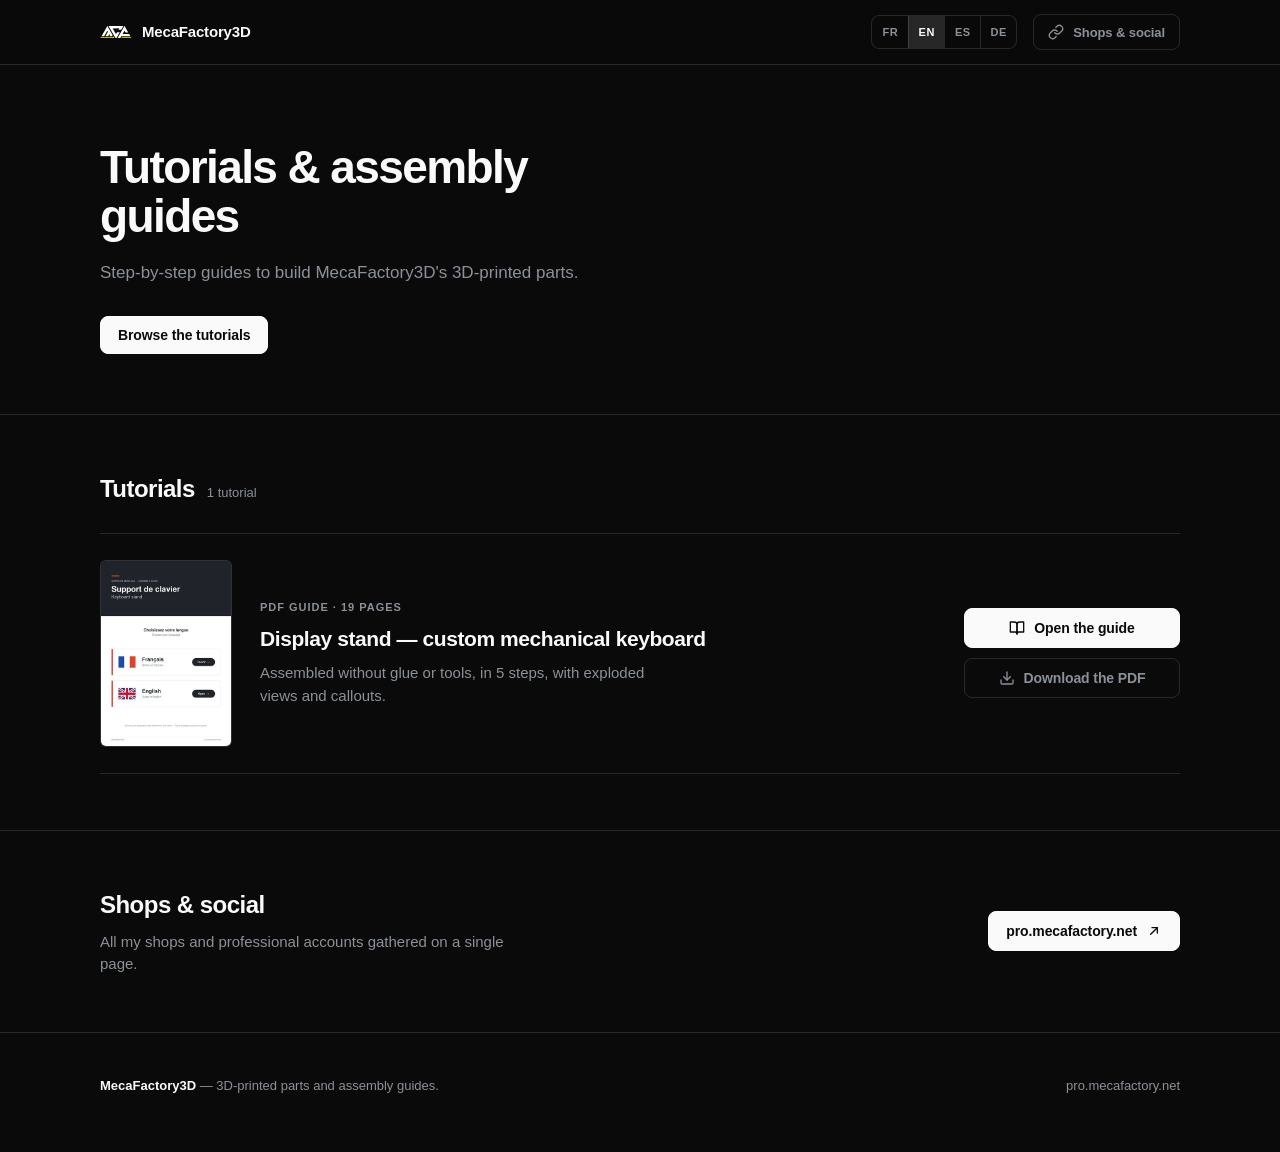
<file: index.html>
<!DOCTYPE html>
<html lang="fr">
<head>
<meta charset="utf-8">
<meta name="viewport" content="width=device-width, initial-scale=1">
<title>MecaFactory3D — Tutoriels &amp; notices de montage</title>
<meta name="description" content="Tutoriels et notices de montage des pièces imprimées en 3D MecaFactory3D.">
<meta name="theme-color" content="#0a0a0a">
<link rel="icon" href="assets/favicon.svg" type="image/svg+xml">
<link rel="stylesheet" href="assets/style.css">
</head>
<body data-page="home">

<header class="site-header">
  <div class="wrap">
    <a class="brand" href="./">
      <svg viewBox="0 0 1000 403.1" role="img" aria-label="MecaFactory3D">
        <path class="mark-bars" d="M657.5,401.2 999,402.2 969.7,350.3 685.9,350.3ZM460.9,399.2 413.9,319 395.3,349.3 29.4,349.3 27.4,350.3 23.5,359.1 2,394.3 0,401.2 460.9,402.2Z"/>
        <path class="mark-glyph" d="M767.1,1 764.2,3.9 535.2,401.2 619.4,402.2 668.3,318 950.1,318 911.9,252.4 706.5,252.4 766.1,147.7 768.1,148.7 797.5,200.6 882.6,200.6ZM266.1,0 498,401.2 500,400.2 618.4,196.7 619.4,191.8 533.3,191.8 503.9,244.6 498,251.5 394.3,74.4 600.8,73.4 600.8,77.3 577.3,115.5 577.3,117.4 662.4,117.4 730.9,1ZM229.9,0 46,319 130.1,319 229.9,147.7 248.5,178.1 248.5,181 168.3,319 253.4,319 290.6,254.4 293.5,256.4 310.2,285.7 291.6,319 375.7,319 394.3,286.7 393.3,282.8Z"/>
      </svg>
      <span>MecaFactory3D</span>
    </a>

    <nav class="langs" aria-label="Langue">
      <button type="button" data-lang="fr" aria-pressed="true">FR</button>
      <button type="button" data-lang="en" aria-pressed="false">EN</button>
      <button type="button" data-lang="es" aria-pressed="false">ES</button>
      <button type="button" data-lang="de" aria-pressed="false">DE</button>
    </nav>

    <a class="btn quiet sm pro-link" href="https://pro.mecafactory.net" target="_blank" rel="noopener">
      <svg viewBox="0 0 24 24" fill="none" stroke="currentColor" stroke-width="2" stroke-linecap="round" stroke-linejoin="round" aria-hidden="true">
        <path d="M10 13a5 5 0 0 0 7.54.54l3-3a5 5 0 0 0-7.07-7.07l-1.72 1.71"/>
        <path d="M14 11a5 5 0 0 0-7.54-.54l-3 3a5 5 0 0 0 7.07 7.07l1.71-1.71"/>
      </svg>
      <span data-i18n="navPro">Boutiques &amp; réseaux</span>
    </a>
  </div>
</header>

<main>
  <section class="hero">
    <div class="wrap">
      <h1 data-i18n="heroTitle">Tutoriels &amp; notices de montage</h1>
      <p class="lead" data-i18n="heroSub">Notices pas à pas pour monter les pièces imprimées en 3D MecaFactory3D.</p>
      <div class="hero-actions">
        <a class="btn solid" href="#tutoriels" data-i18n="heroCta">Voir les tutoriels</a>
      </div>
    </div>
  </section>

  <section class="section" id="tutoriels">
    <div class="wrap">
      <div class="section-head">
        <h2 data-i18n="tutosTitle">Tutoriels</h2>
        <span data-i18n="tutosCount">1 tutoriel</span>
      </div>

      <article class="doc">
        <img class="doc-cover" src="assets/notice-cover.webp" width="132" height="187" alt="Couverture de la notice Support de clavier">
        <div>
          <p class="eyebrow" data-i18n="docLabel">Notice PDF · 19 pages</p>
          <h3 data-i18n="tuto1Title">Stand support d'exposition — clavier mécanique custom</h3>
          <p class="doc-text" data-i18n="tuto1Desc">Assemblage sans colle ni outil, en 5 étapes, avec vues éclatées et repères.</p>
        </div>
        <div class="doc-actions">
          <a class="btn solid" href="noticeclavier/">
            <svg viewBox="0 0 24 24" fill="none" stroke="currentColor" stroke-width="2" stroke-linecap="round" stroke-linejoin="round" aria-hidden="true">
              <path d="M2 3h6a4 4 0 0 1 4 4v14a3 3 0 0 0-3-3H2z"/>
              <path d="M22 3h-6a4 4 0 0 0-4 4v14a3 3 0 0 1 3-3h7z"/>
            </svg>
            <span data-i18n="tuto1Open">Consulter la notice</span>
          </a>
          <a class="btn quiet" href="noticeclavier/Notice_montage_support.pdf" target="_blank" rel="noopener">
            <svg viewBox="0 0 24 24" fill="none" stroke="currentColor" stroke-width="2" stroke-linecap="round" stroke-linejoin="round" aria-hidden="true">
              <path d="M21 15v4a2 2 0 0 1-2 2H5a2 2 0 0 1-2-2v-4"/>
              <path d="m7 10 5 5 5-5"/>
              <path d="M12 15V3"/>
            </svg>
            <span data-i18n="tuto1Download">Télécharger le PDF</span>
          </a>
        </div>
      </article>
    </div>
  </section>

  <section class="cta">
    <div class="wrap cta-inner">
      <div>
        <h2 data-i18n="ctaTitle">Boutiques &amp; réseaux</h2>
        <p data-i18n="ctaText">Toutes mes boutiques et mes réseaux pro réunis sur une seule page.</p>
      </div>
      <a class="btn solid" href="https://pro.mecafactory.net" target="_blank" rel="noopener">
        <span data-i18n="ctaBtn">pro.mecafactory.net</span>
        <svg viewBox="0 0 24 24" fill="none" stroke="currentColor" stroke-width="2" stroke-linecap="round" stroke-linejoin="round" aria-hidden="true">
          <path d="M7 17 17 7"/>
          <path d="M9 7h8v8"/>
        </svg>
      </a>
    </div>
  </section>
</main>

<footer class="site-footer">
  <div class="wrap">
    <p><span class="brand-name">MecaFactory3D</span> — <span data-i18n="footerLine">pièces imprimées en 3D et notices de montage.</span></p>
    <p><a href="https://pro.mecafactory.net" target="_blank" rel="noopener">pro.mecafactory.net</a></p>
  </div>
</footer>

<script src="assets/i18n.js"></script>
</body>
</html>
</file>
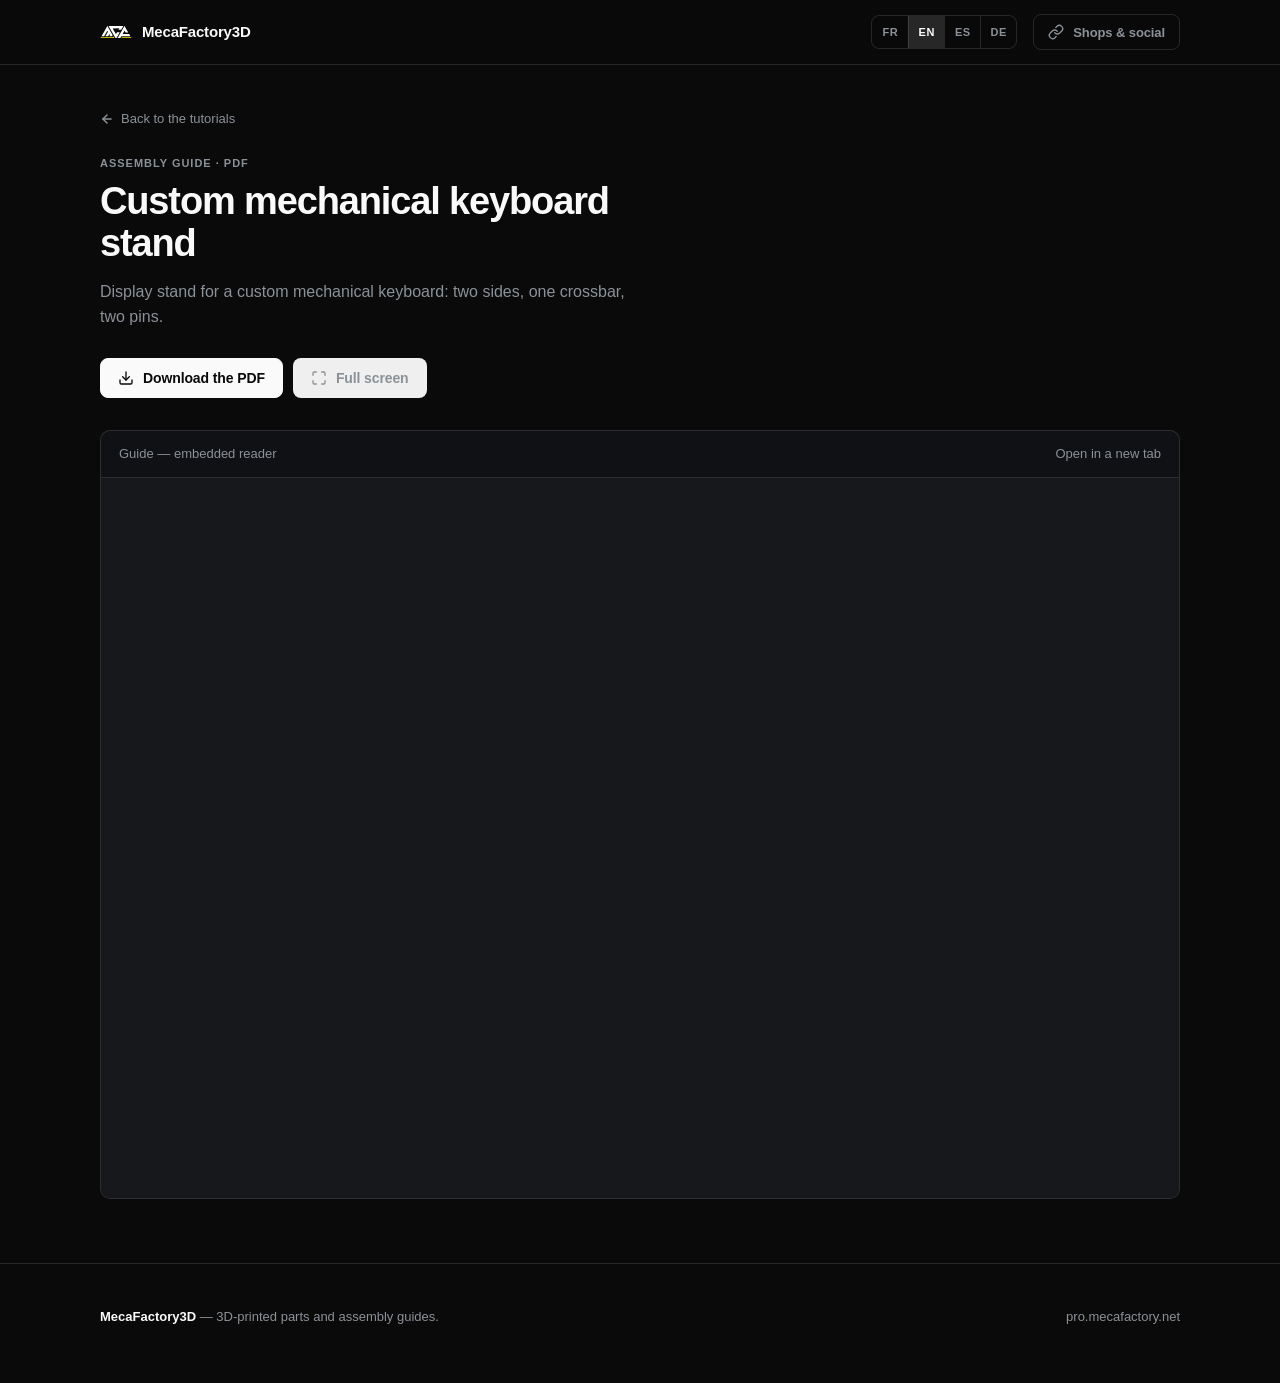
<file: noticeclavier/index.html>
<!DOCTYPE html>
<html lang="fr">
<head>
<meta charset="utf-8">
<meta name="viewport" content="width=device-width, initial-scale=1">
<title>Notice — Support clavier mécanique custom | MecaFactory3D</title>
<meta name="description" content="Notice de montage du stand support d'exposition pour clavier mécanique custom imprimé en 3D.">
<meta name="theme-color" content="#0a0a0a">
<link rel="icon" href="../assets/favicon.svg" type="image/svg+xml">
<link rel="stylesheet" href="../assets/style.css">
</head>
<body data-page="notice">

<header class="site-header">
  <div class="wrap">
    <a class="brand" href="../index.html">
      <svg viewBox="0 0 1000 403.1" role="img" aria-label="MecaFactory3D">
        <path class="mark-bars" d="M657.5,401.2 999,402.2 969.7,350.3 685.9,350.3ZM460.9,399.2 413.9,319 395.3,349.3 29.4,349.3 27.4,350.3 23.5,359.1 2,394.3 0,401.2 460.9,402.2Z"/>
        <path class="mark-glyph" d="M767.1,1 764.2,3.9 535.2,401.2 619.4,402.2 668.3,318 950.1,318 911.9,252.4 706.5,252.4 766.1,147.7 768.1,148.7 797.5,200.6 882.6,200.6ZM266.1,0 498,401.2 500,400.2 618.4,196.7 619.4,191.8 533.3,191.8 503.9,244.6 498,251.5 394.3,74.4 600.8,73.4 600.8,77.3 577.3,115.5 577.3,117.4 662.4,117.4 730.9,1ZM229.9,0 46,319 130.1,319 229.9,147.7 248.5,178.1 248.5,181 168.3,319 253.4,319 290.6,254.4 293.5,256.4 310.2,285.7 291.6,319 375.7,319 394.3,286.7 393.3,282.8Z"/>
      </svg>
      <span>MecaFactory3D</span>
    </a>

    <nav class="langs" aria-label="Langue">
      <button type="button" data-lang="fr" aria-pressed="true">FR</button>
      <button type="button" data-lang="en" aria-pressed="false">EN</button>
      <button type="button" data-lang="es" aria-pressed="false">ES</button>
      <button type="button" data-lang="de" aria-pressed="false">DE</button>
    </nav>

    <a class="btn quiet sm pro-link" href="https://pro.mecafactory.net" target="_blank" rel="noopener">
      <svg viewBox="0 0 24 24" fill="none" stroke="currentColor" stroke-width="2" stroke-linecap="round" stroke-linejoin="round" aria-hidden="true">
        <path d="M10 13a5 5 0 0 0 7.54.54l3-3a5 5 0 0 0-7.07-7.07l-1.72 1.71"/>
        <path d="M14 11a5 5 0 0 0-7.54-.54l-3 3a5 5 0 0 0 7.07 7.07l1.71-1.71"/>
      </svg>
      <span data-i18n="navPro">Boutiques &amp; réseaux</span>
    </a>
  </div>
</header>

<main>
  <section class="notice-head">
    <div class="wrap">
      <a class="back" href="../index.html">
        <svg viewBox="0 0 24 24" fill="none" stroke="currentColor" stroke-width="2.5" stroke-linecap="round" stroke-linejoin="round" aria-hidden="true">
          <path d="M19 12H5"/>
          <path d="m12 19-7-7 7-7"/>
        </svg>
        <span data-i18n="back">Retour aux tutoriels</span>
      </a>

      <p class="eyebrow" data-i18n="noticeLabel">Notice de montage · PDF</p>
      <h1 data-i18n="noticeTitle">Support clavier mécanique custom</h1>
      <p class="lead" data-i18n="noticeSub">Stand support d'exposition pour clavier mécanique custom : deux flancs, une barre transversale, deux goupilles.</p>

      <div class="notice-actions">
        <a class="btn solid" href="Notice_montage_support.pdf" target="_blank" rel="noopener" download>
          <svg viewBox="0 0 24 24" fill="none" stroke="currentColor" stroke-width="2" stroke-linecap="round" stroke-linejoin="round" aria-hidden="true">
            <path d="M21 15v4a2 2 0 0 1-2 2H5a2 2 0 0 1-2-2v-4"/>
            <path d="m7 10 5 5 5-5"/>
            <path d="M12 15V3"/>
          </svg>
          <span data-i18n="download">Télécharger le PDF</span>
        </a>
        <button class="btn quiet" id="fs" type="button">
          <svg viewBox="0 0 24 24" fill="none" stroke="currentColor" stroke-width="2" stroke-linecap="round" stroke-linejoin="round" aria-hidden="true">
            <path d="M8 3H5a2 2 0 0 0-2 2v3"/>
            <path d="M16 3h3a2 2 0 0 1 2 2v3"/>
            <path d="M3 16v3a2 2 0 0 0 2 2h3"/>
            <path d="M16 21h3a2 2 0 0 0 2-2v-3"/>
          </svg>
          <span data-i18n="fullscreen">Plein écran</span>
        </button>
      </div>
    </div>
  </section>

  <div class="wrap">
    <figure class="viewer" id="viewer">
      <figcaption class="viewer-head">
        <span data-i18n="viewerLabel">Notice — lecture intégrée</span>
        <a href="Notice_montage_support.pdf" target="_blank" rel="noopener" data-i18n="openPdf">Ouvrir dans un nouvel onglet</a>
      </figcaption>
      <div class="viewer-frame">
        <object data="Notice_montage_support.pdf" type="application/pdf">
          <iframe src="Notice_montage_support.pdf" title="Notice de montage Support de clavier"></iframe>
          <p class="viewer-fallback">
            <span data-i18n="fallbackText">Ce navigateur ne peut pas afficher le PDF directement.</span>
            <a class="btn quiet" href="Notice_montage_support.pdf" target="_blank" rel="noopener" data-i18n="openPdf">Ouvrir dans un nouvel onglet</a>
          </p>
        </object>
      </div>
    </figure>
  </div>
</main>

<footer class="site-footer">
  <div class="wrap">
    <p><span class="brand-name">MecaFactory3D</span> — <span data-i18n="footerLine">pièces imprimées en 3D et notices de montage.</span></p>
    <p><a href="https://pro.mecafactory.net" target="_blank" rel="noopener">pro.mecafactory.net</a></p>
  </div>
</footer>

<script src="../assets/i18n.js"></script>
<script>
  var viewer = document.getElementById("viewer");
  document.getElementById("fs").addEventListener("click", function () {
    if (document.fullscreenElement) document.exitFullscreen();
    else viewer.requestFullscreen();
  });
</script>
</body>
</html>
</file>
<file: assets/style.css>
/* MecaFactory3D — tuto.mecafactory.net
   Esthétique sobre reprise de pro.mecafactory.net : fond #0a0a0a, texte #fafafa,
   gris #8b9198, liserés blancs translucides, Helvetica, presque aucun arrondi.
   Le jaune #ffe600 reste réservé au logo et au focus clavier. */

:root {
  --bg: #0a0a0a;
  --text: #fafafa;
  --muted: #8b9198;
  --line: rgba(255, 255, 255, 0.12);
  --line-strong: rgba(255, 255, 255, 0.26);
  --panel: #101114;
  --yellow: #ffe600;
  --sans: "Helvetica Neue", Helvetica, Inter, ui-sans-serif, system-ui, -apple-system, Arial, sans-serif;
}

* { box-sizing: border-box; }

body {
  margin: 0;
  background: var(--bg);
  color: var(--text);
  font: 400 16px/1.5 var(--sans);
  -webkit-font-smoothing: antialiased;
}

a { color: inherit; text-decoration: none; }
svg { display: block; }
img { display: block; max-width: 100%; }
:focus-visible { outline: 2px solid var(--yellow); outline-offset: 2px; }

.wrap { width: min(1080px, 100% - 48px); margin: 0 auto; }

.mark-bars { fill: var(--yellow); }
.mark-glyph { fill: #fff; }

/* ---------- En-tête ---------- */

.site-header {
  position: sticky;
  top: 0;
  z-index: 10;
  background: rgba(10, 10, 10, 0.82);
  backdrop-filter: blur(10px);
  border-bottom: 1px solid var(--line);
}

.site-header .wrap {
  display: flex;
  align-items: center;
  gap: 16px;
  min-height: 64px;
}

.brand {
  display: flex;
  align-items: center;
  gap: 10px;
  margin-right: auto;
  font-size: 15px;
  font-weight: 700;
  letter-spacing: -0.012em;
}

.brand svg { width: 32px; }

.langs {
  display: flex;
  border: 1px solid var(--line);
  border-radius: 8px;
  overflow: hidden;
}

.langs button {
  width: 36px;
  height: 32px;
  padding: 0;
  border: 0;
  background: none;
  color: var(--muted);
  font: 600 11px/1 var(--sans);
  letter-spacing: 0.05em;
  cursor: pointer;
}

.langs button + button { border-left: 1px solid var(--line); }
.langs button:hover { color: var(--text); background: rgba(255, 255, 255, 0.05); }
.langs button[aria-pressed="true"] { color: var(--text); background: rgba(255, 255, 255, 0.12); }

/* ---------- Boutons ---------- */

.btn {
  display: inline-flex;
  align-items: center;
  justify-content: center;
  gap: 9px;
  padding: 11px 17px;
  border: 1px solid var(--line-strong);
  border-radius: 8px;
  color: var(--text);
  font: 600 14px/1 var(--sans);
  letter-spacing: -0.008em;
  white-space: nowrap;
  cursor: pointer;
}

.btn svg { width: 16px; height: 16px; }
.btn:hover { border-color: rgba(255, 255, 255, 0.6); }

.btn.solid { background: var(--text); border-color: var(--text); color: #0a0a0a; }
.btn.solid:hover { background: #fff; border-color: #fff; }

.btn.quiet { border-color: var(--line); color: var(--muted); }
.btn.quiet:hover { border-color: var(--line-strong); color: var(--text); }

.btn.sm { padding: 9px 14px; font-size: 13px; }

/* ---------- Introduction ---------- */

.hero { padding: 78px 0 60px; border-bottom: 1px solid var(--line); }

.hero h1 {
  margin: 0 0 18px;
  max-width: 22ch;
  font-size: 46px;
  font-weight: 700;
  line-height: 1.06;
  letter-spacing: -0.035em;
}

.hero .lead {
  max-width: 56ch;
  margin: 0 0 30px;
  color: var(--muted);
  font-size: 17px;
  line-height: 1.6;
}

.hero-actions { display: flex; flex-wrap: wrap; gap: 10px; }

/* ---------- Sections ---------- */

.section { padding: 56px 0; }

.section-head {
  display: flex;
  align-items: baseline;
  gap: 12px;
  margin-bottom: 26px;
}

.section-head h2 { margin: 0; font-size: 24px; font-weight: 700; letter-spacing: -0.022em; }
.section-head span { color: var(--muted); font-size: 13px; }

/* ---------- Fiche tutoriel ---------- */

.doc {
  display: grid;
  grid-template-columns: 132px 1fr auto;
  gap: 28px;
  align-items: center;
  padding: 26px 0;
  border-top: 1px solid var(--line);
  border-bottom: 1px solid var(--line);
}

.doc-cover {
  width: 132px;
  height: 187px;
  object-fit: cover;
  border: 1px solid var(--line);
  border-radius: 6px;
  background: #131417;
}

.eyebrow {
  margin: 0 0 10px;
  color: var(--muted);
  font-size: 11px;
  font-weight: 600;
  letter-spacing: 0.09em;
  text-transform: uppercase;
}

.doc h3 {
  margin: 0 0 10px;
  font-size: 21px;
  font-weight: 700;
  line-height: 1.25;
  letter-spacing: -0.02em;
}

.doc-text { max-width: 48ch; margin: 0; color: var(--muted); font-size: 15px; }

.doc-actions { display: flex; flex-direction: column; gap: 10px; min-width: 216px; }

/* ---------- Bandeau boutiques ---------- */

.cta { border-top: 1px solid var(--line); }

.cta-inner {
  display: flex;
  align-items: center;
  justify-content: space-between;
  gap: 28px;
  flex-wrap: wrap;
  padding: 56px 0;
}

.cta h2 { margin: 0 0 8px; font-size: 24px; font-weight: 700; letter-spacing: -0.022em; }
.cta p { max-width: 52ch; margin: 0; color: var(--muted); font-size: 15px; }

/* ---------- Page notice ---------- */

.notice-head { padding: 44px 0 32px; }

.back {
  display: inline-flex;
  align-items: center;
  gap: 7px;
  margin-bottom: 26px;
  color: var(--muted);
  font-size: 13px;
}

.back svg { width: 14px; height: 14px; }
.back:hover { color: var(--text); }

.notice-head h1 {
  margin: 0 0 14px;
  max-width: 26ch;
  font-size: 38px;
  font-weight: 700;
  line-height: 1.1;
  letter-spacing: -0.03em;
}

.notice-head .lead {
  max-width: 60ch;
  margin: 0 0 28px;
  color: var(--muted);
  font-size: 16px;
  line-height: 1.6;
}

.notice-actions { display: flex; flex-wrap: wrap; gap: 10px; }

.viewer {
  margin: 0 0 64px;
  border: 1px solid var(--line);
  border-radius: 10px;
  overflow: hidden;
  background: var(--panel);
}

.viewer-head {
  display: flex;
  align-items: center;
  justify-content: space-between;
  gap: 16px;
  padding: 13px 18px;
  border-bottom: 1px solid var(--line);
  color: var(--muted);
  font-size: 13px;
}

.viewer-head a:hover { color: var(--text); }

.viewer-frame { height: min(80vh, 860px); background: #17181c; }

.viewer-frame object,
.viewer-frame iframe {
  display: block;
  width: 100%;
  height: 100%;
  border: 0;
}

.viewer-fallback {
  display: flex;
  flex-direction: column;
  align-items: center;
  justify-content: center;
  gap: 14px;
  height: 100%;
  margin: 0;
  padding: 24px;
  color: var(--muted);
  font-size: 14px;
  text-align: center;
}

.viewer:fullscreen { display: flex; flex-direction: column; border-radius: 0; }
.viewer:fullscreen .viewer-frame { flex: 1; height: auto; }

/* ---------- Pied de page ---------- */

.site-footer { border-top: 1px solid var(--line); padding: 30px 0 44px; }

.site-footer .wrap {
  display: flex;
  align-items: center;
  justify-content: space-between;
  gap: 16px 28px;
  flex-wrap: wrap;
  color: var(--muted);
  font-size: 13px;
}

.site-footer svg { width: 24px; }
.site-footer .brand-name { color: var(--text); font-weight: 600; }
.site-footer a:hover { color: var(--text); }

/* ---------- Écrans intermédiaires ---------- */

@media (max-width: 980px) {
  .hero { padding: 60px 0 48px; }
  .hero h1 { font-size: 38px; }
  .notice-head { padding: 36px 0 26px; }
  .notice-head h1 { font-size: 32px; }

  .doc { grid-template-columns: 108px 1fr; gap: 24px; }
  .doc-cover { width: 108px; height: 153px; }
  .doc-actions { grid-column: 1 / -1; flex-direction: row; min-width: 0; }
}

/* ---------- Mobile ---------- */

@media (max-width: 720px) {
  .wrap { width: min(100% - 32px, 1080px); }
  .site-header .pro-link { display: none; }

  .langs button { width: 32px; }
  .brand svg { width: 28px; }

  .hero { padding: 44px 0 38px; }
  .hero h1 { font-size: 30px; }
  .hero .lead { font-size: 16px; }

  .section { padding: 40px 0; }
  .section-head h2 { font-size: 20px; }
  .cta-inner { padding: 40px 0; }
  .cta h2 { font-size: 20px; }

  .doc { grid-template-columns: 92px 1fr; gap: 18px; padding: 22px 0; align-items: start; }
  .doc-cover { width: 92px; height: 130px; }
  .doc h3 { font-size: 18px; }
  .doc-actions { flex-direction: column; }

  .notice-head { padding: 28px 0 22px; }
  .notice-head h1 { font-size: 26px; }
  .notice-actions { flex-direction: column; }
  .notice-actions .btn { width: 100%; }

  .viewer-head { flex-direction: column; align-items: flex-start; gap: 6px; }
  .viewer-frame { height: 74vh; }

  .site-footer .wrap { flex-direction: column; align-items: flex-start; }
}
</file>
